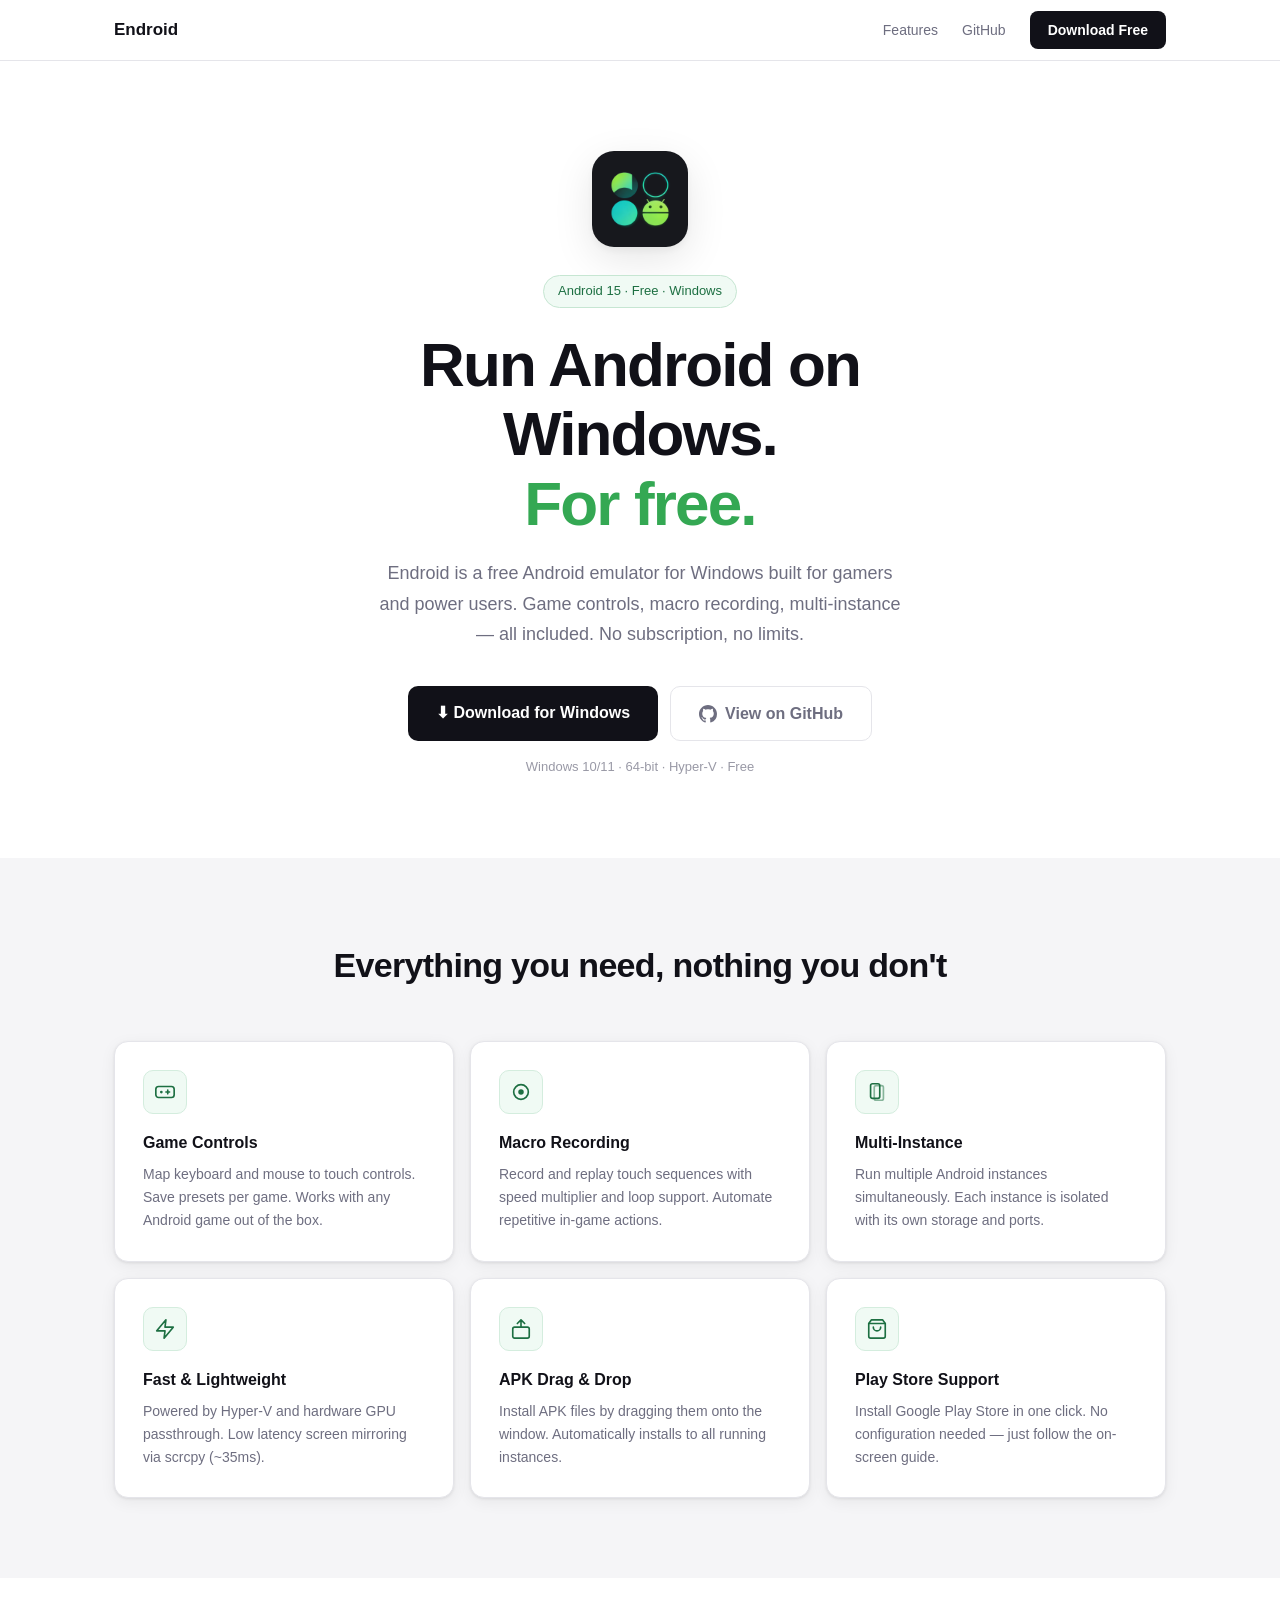
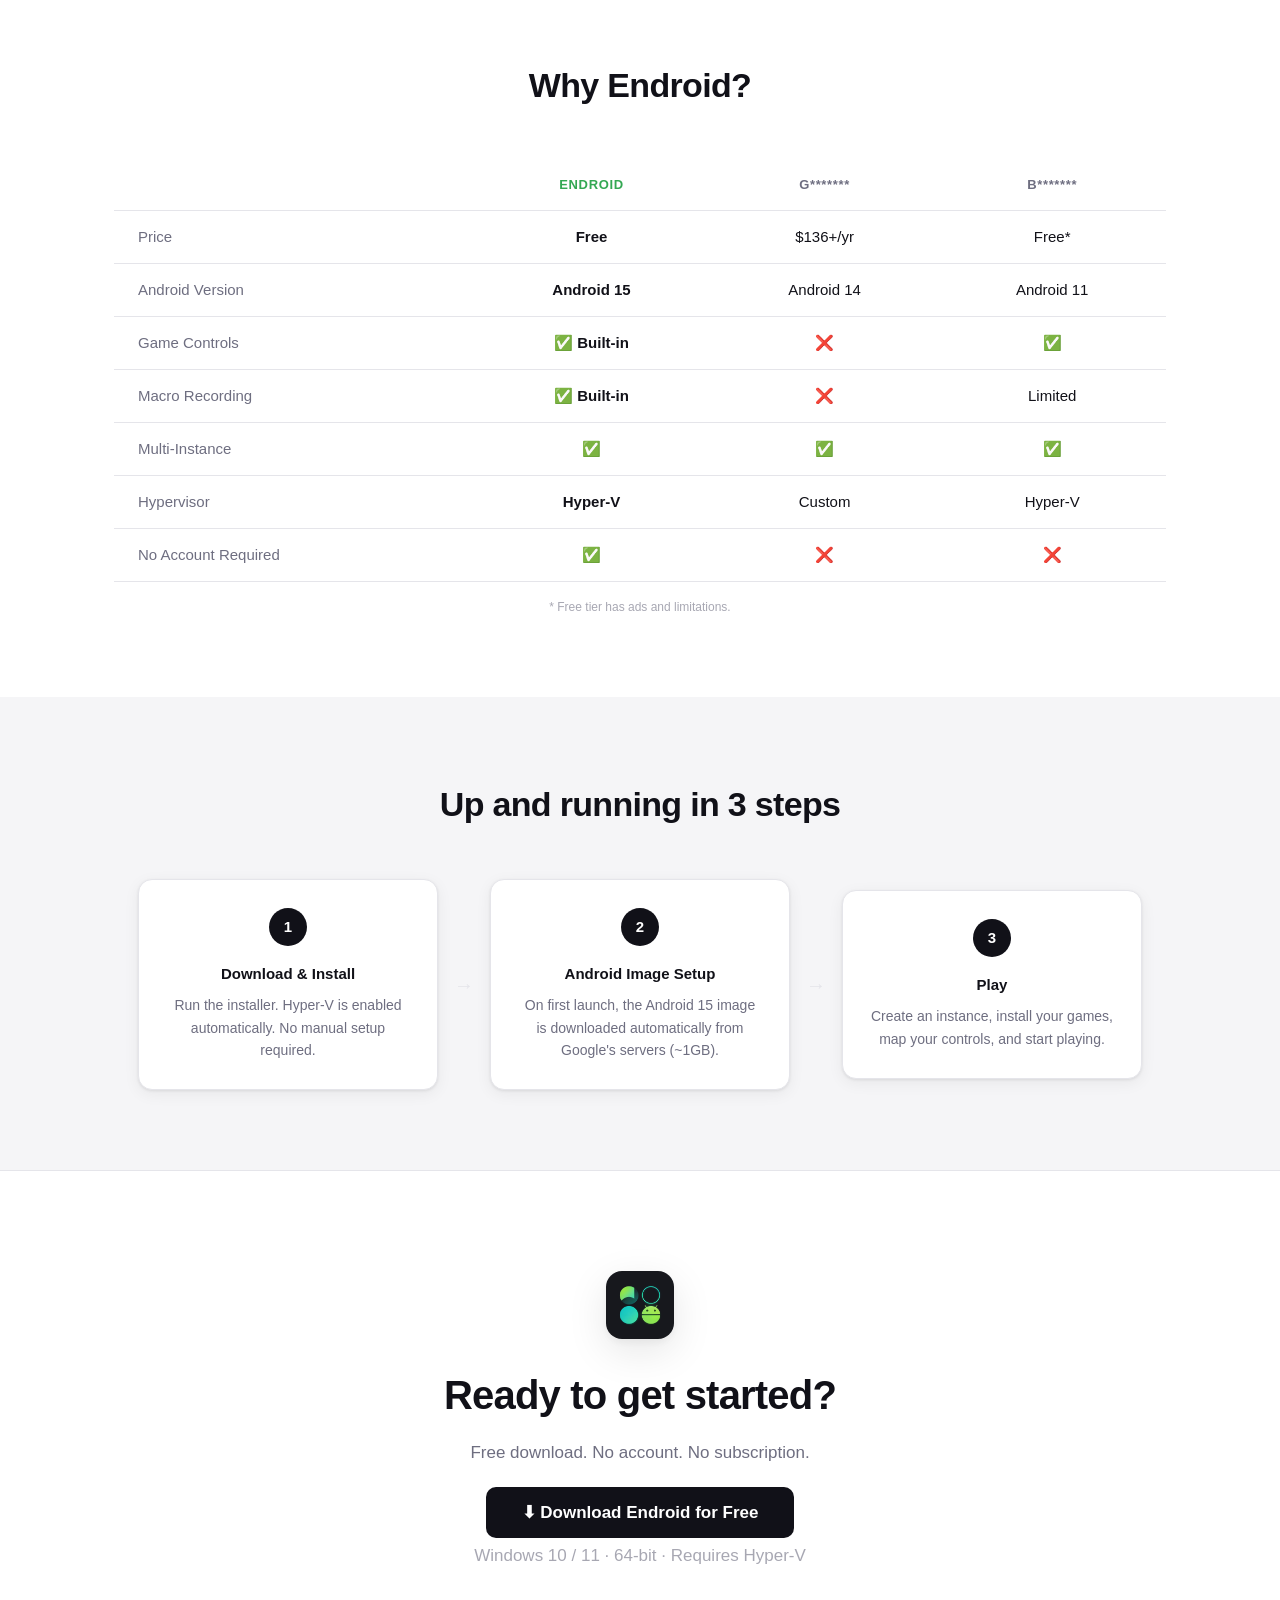
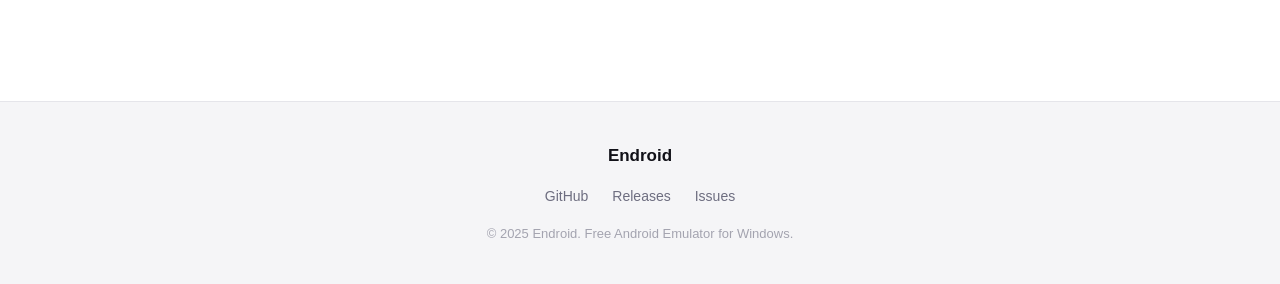
<file: docs/index.html>
<!DOCTYPE html>
<html lang="en">
<head>
  <meta charset="UTF-8" />
  <meta name="viewport" content="width=device-width, initial-scale=1.0" />

  <!-- SEO -->
  <title>Endroid — Free Android Emulator for Windows</title>
  <meta name="description" content="Endroid is a free Android 15 emulator for Windows. Run Android apps and games on your PC with game controls, macro recording, and multi-instance support. No subscription required." />
  <meta name="keywords" content="android emulator windows, free android emulator, android emulator pc, android emulator for windows 11, best android emulator, genymotion alternative, run android on windows, android gaming emulator" />
  <link rel="canonical" href="https://endroid.rundevelrun.com/" />

  <!-- Favicon -->
  <link rel="icon" type="image/png" href="assets/icon.png?v=6" />

  <!-- Open Graph -->
  <meta property="og:type" content="website" />
  <meta property="og:url" content="https://endroid.rundevelrun.com/" />
  <meta property="og:title" content="Endroid — Free Android Emulator for Windows" />
  <meta property="og:description" content="Run Android 15 apps and games on Windows for free. Built-in game controls, macro recording, and multi-instance support." />
  <meta property="og:image" content="https://endroid.rundevelrun.com/assets/icon.png" />

  <!-- Twitter Card -->
  <meta name="twitter:card" content="summary" />
  <meta name="twitter:title" content="Endroid — Free Android Emulator for Windows" />
  <meta name="twitter:description" content="Run Android 15 on your Windows PC for free." />
  <meta name="twitter:image" content="https://endroid.rundevelrun.com/assets/icon.png" />

  <!-- Schema.org SoftwareApplication -->
  <script type="application/ld+json">
  {
    "@context": "https://schema.org",
    "@type": "SoftwareApplication",
    "name": "Endroid",
    "operatingSystem": "Windows",
    "applicationCategory": "UtilitiesApplication",
    "offers": {
      "@type": "Offer",
      "price": "0",
      "priceCurrency": "USD"
    },
    "description": "Free Android 15 emulator for Windows with game controls, macro recording, and multi-instance support.",
    "url": "https://endroid.rundevelrun.com",
    "downloadUrl": "https://github.com/rundevelrun/endroid/releases/latest"
  }
  </script>

  <link rel="stylesheet" href="styles.css?v=2" />
</head>
<body>

  <!-- Nav -->
  <nav class="nav">
    <div class="nav-inner">
      <a class="logo" href="#">
        <span>Endroid</span>
      </a>
      <div class="nav-links">
        <a href="#features">Features</a>
        <a href="https://github.com/rundevelrun/endroid">GitHub</a>
        <a class="btn-download-sm" href="https://github.com/rundevelrun/endroid/releases/latest">
          Download Free
        </a>
      </div>
    </div>
  </nav>

  <!-- Hero -->
  <section class="hero">
    <div class="hero-inner">
      <img src="assets/icon.png?v=6" alt="Endroid" class="hero-icon" />
      <div class="badge">Android 15 · Free · Windows</div>
      <h1 class="hero-title">
        Run Android on Windows.<br />
        <span class="accent">For free.</span>
      </h1>
      <p class="hero-desc">
        Endroid is a free Android emulator for Windows built for gamers and power users.
        Game controls, macro recording, multi-instance — all included.
        No subscription, no limits.
      </p>
      <div class="hero-actions">
        <a class="btn-primary" href="https://github.com/rundevelrun/endroid/releases/latest">
          ⬇ Download for Windows
        </a>
        <a class="btn-secondary" href="https://github.com/rundevelrun/endroid">
          <svg class="gh-icon" viewBox="0 0 16 16" fill="currentColor"><path d="M8 0C3.58 0 0 3.58 0 8c0 3.54 2.29 6.53 5.47 7.59.4.07.55-.17.55-.38 0-.19-.01-.82-.01-1.49-2.01.37-2.53-.49-2.69-.94-.09-.23-.48-.94-.82-1.13-.28-.15-.68-.52-.01-.53.63-.01 1.08.58 1.23.82.72 1.21 1.87.87 2.33.66.07-.52.28-.87.51-1.07-1.78-.2-3.64-.89-3.64-3.95 0-.87.31-1.59.82-2.15-.08-.2-.36-1.02.08-2.12 0 0 .67-.21 2.2.82.64-.18 1.32-.27 2-.27.68 0 1.36.09 2 .27 1.53-1.04 2.2-.82 2.2-.82.44 1.1.16 1.92.08 2.12.51.56.82 1.27.82 2.15 0 3.07-1.87 3.75-3.65 3.95.29.25.54.73.54 1.48 0 1.07-.01 1.93-.01 2.2 0 .21.15.46.55.38A8.013 8.013 0 0016 8c0-4.42-3.58-8-8-8z"/></svg>
          View on GitHub
        </a>
      </div>
      <p class="hero-note">Windows 10/11 · 64-bit · Hyper-V · Free</p>
    </div>
  </section>

  <!-- Features -->
  <section class="features" id="features">
    <div class="section-inner">
      <h2 class="section-title">Everything you need, nothing you don't</h2>
      <div class="features-grid">

        <div class="feature-card">
          <div class="feature-icon">
            <svg viewBox="0 0 24 24" fill="none" stroke="currentColor" stroke-width="1.8" stroke-linecap="round" stroke-linejoin="round"><rect x="2" y="6" width="20" height="12" rx="3"/><circle cx="8" cy="12" r="1.5" fill="currentColor" stroke="none"/><path d="M15 10v4M13 12h4"/></svg>
          </div>
          <h3>Game Controls</h3>
          <p>Map keyboard and mouse to touch controls. Save presets per game. Works with any Android game out of the box.</p>
        </div>

        <div class="feature-card">
          <div class="feature-icon">
            <svg viewBox="0 0 24 24" fill="none" stroke="currentColor" stroke-width="1.8" stroke-linecap="round" stroke-linejoin="round"><circle cx="12" cy="12" r="8"/><circle cx="12" cy="12" r="3" fill="currentColor" stroke="none"/></svg>
          </div>
          <h3>Macro Recording</h3>
          <p>Record and replay touch sequences with speed multiplier and loop support. Automate repetitive in-game actions.</p>
        </div>

        <div class="feature-card">
          <div class="feature-icon">
            <svg viewBox="0 0 24 24" fill="none" stroke="currentColor" stroke-width="1.8" stroke-linecap="round" stroke-linejoin="round"><rect x="5" y="3" width="10" height="16" rx="2"/><rect x="9" y="5" width="10" height="16" rx="2" opacity="0.5"/></svg>
          </div>
          <h3>Multi-Instance</h3>
          <p>Run multiple Android instances simultaneously. Each instance is isolated with its own storage and ports.</p>
        </div>

        <div class="feature-card">
          <div class="feature-icon">
            <svg viewBox="0 0 24 24" fill="none" stroke="currentColor" stroke-width="1.8" stroke-linecap="round" stroke-linejoin="round"><path d="M13 2L3 14h9l-1 8 10-12h-9l1-8z"/></svg>
          </div>
          <h3>Fast & Lightweight</h3>
          <p>Powered by Hyper-V and hardware GPU passthrough. Low latency screen mirroring via scrcpy (~35ms).</p>
        </div>

        <div class="feature-card">
          <div class="feature-icon">
            <svg viewBox="0 0 24 24" fill="none" stroke="currentColor" stroke-width="1.8" stroke-linecap="round" stroke-linejoin="round"><path d="M12 2v8M8 6l4-4 4 4"/><rect x="3" y="10" width="18" height="12" rx="2"/></svg>
          </div>
          <h3>APK Drag & Drop</h3>
          <p>Install APK files by dragging them onto the window. Automatically installs to all running instances.</p>
        </div>

        <div class="feature-card">
          <div class="feature-icon">
            <svg viewBox="0 0 24 24" fill="none" stroke="currentColor" stroke-width="1.8" stroke-linecap="round" stroke-linejoin="round"><path d="M6 2L3 6v14a2 2 0 002 2h14a2 2 0 002-2V6l-3-4z"/><path d="M3 6h18"/><path d="M16 10a4 4 0 01-8 0"/></svg>
          </div>
          <h3>Play Store Support</h3>
          <p>Install Google Play Store in one click. No configuration needed — just follow the on-screen guide.</p>
        </div>

      </div>
    </div>
  </section>

  <!-- vs Competitors -->
  <section class="compare">
    <div class="section-inner">
      <h2 class="section-title">Why Endroid?</h2>
      <div class="compare-table-wrap">
        <table class="compare-table">
          <thead>
            <tr>
              <th></th>
              <th class="highlight">Endroid</th>
              <th><span class="masked">G*******</span></th>
              <th><span class="masked">B*******</span></th>
            </tr>
          </thead>
          <tbody>
            <tr><td>Price</td><td class="highlight">Free</td><td>$136+/yr</td><td>Free*</td></tr>
            <tr><td>Android Version</td><td class="highlight">Android 15</td><td>Android 14</td><td>Android 11</td></tr>
            <tr><td>Game Controls</td><td class="highlight">✅ Built-in</td><td>❌</td><td>✅</td></tr>
            <tr><td>Macro Recording</td><td class="highlight">✅ Built-in</td><td>❌</td><td>Limited</td></tr>
            <tr><td>Multi-Instance</td><td class="highlight">✅</td><td>✅</td><td>✅</td></tr>
            <tr><td>Hypervisor</td><td class="highlight">Hyper-V</td><td>Custom</td><td>Hyper-V</td></tr>
            <tr><td>No Account Required</td><td class="highlight">✅</td><td>❌</td><td>❌</td></tr>
          </tbody>
        </table>
      </div>
      <p class="compare-note">* Free tier has ads and limitations.</p>
    </div>
  </section>

  <!-- How it works -->
  <section class="howto">
    <div class="section-inner">
      <h2 class="section-title">Up and running in 3 steps</h2>
      <div class="steps">
        <div class="step">
          <div class="step-num">1</div>
          <h3>Download & Install</h3>
          <p>Run the installer. Hyper-V is enabled automatically. No manual setup required.</p>
        </div>
        <div class="step-arrow">→</div>
        <div class="step">
          <div class="step-num">2</div>
          <h3>Android Image Setup</h3>
          <p>On first launch, the Android 15 image is downloaded automatically from Google's servers (~1GB).</p>
        </div>
        <div class="step-arrow">→</div>
        <div class="step">
          <div class="step-num">3</div>
          <h3>Play</h3>
          <p>Create an instance, install your games, map your controls, and start playing.</p>
        </div>
      </div>
    </div>
  </section>

  <!-- Download CTA -->
  <section class="cta">
    <div class="section-inner">
      <img src="assets/icon.png?v=6" alt="Endroid" class="cta-icon" />
      <h2>Ready to get started?</h2>
      <p>Free download. No account. No subscription.</p>
      <a class="btn-primary btn-large" href="https://github.com/rundevelrun/endroid/releases/latest">
        ⬇ Download Endroid for Free
      </a>
      <p class="cta-note">Windows 10 / 11 · 64-bit · Requires Hyper-V</p>
    </div>
  </section>

  <!-- Footer -->
  <footer class="footer">
    <div class="footer-inner">
      <a class="logo" href="#">
        <span>Endroid</span>
      </a>
      <div class="footer-links">
        <a href="https://github.com/rundevelrun/endroid">GitHub</a>
        <a href="https://github.com/rundevelrun/endroid/releases">Releases</a>
        <a href="https://github.com/rundevelrun/endroid/issues">Issues</a>
      </div>
      <p class="footer-copy">© 2025 Endroid. Free Android Emulator for Windows.</p>
    </div>
  </footer>

</body>
</html>
</file>
<file: docs/styles.css>
/* ── Reset & Base ─────────────────────────────────────────────── */
*, *::before, *::after { box-sizing: border-box; margin: 0; padding: 0; }

:root {
  --bg:        #ffffff;
  --bg2:       #f5f5f7;
  --bg3:       #ffffff;
  --border:    #e5e5ea;
  --accent:    #1d6f42;
  --accent2:   #34a853;
  --text:      #111118;
  --text2:     #6e6e80;
  --radius:    14px;
  --max-w:     1100px;
  --shadow:    0 1px 3px rgba(0,0,0,0.08), 0 4px 16px rgba(0,0,0,0.06);
  --shadow-lg: 0 4px 6px rgba(0,0,0,0.04), 0 12px 40px rgba(0,0,0,0.10);
}

html { scroll-behavior: smooth; }

body {
  font-family: -apple-system, BlinkMacSystemFont, 'Segoe UI', sans-serif;
  background: var(--bg);
  color: var(--text);
  line-height: 1.6;
  -webkit-font-smoothing: antialiased;
}

a { color: inherit; text-decoration: none; }

/* ── Nav ──────────────────────────────────────────────────────── */
.nav {
  position: sticky;
  top: 0;
  z-index: 100;
  background: rgba(255,255,255,0.85);
  backdrop-filter: blur(16px);
  border-bottom: 1px solid var(--border);
}
.nav-inner {
  max-width: var(--max-w);
  margin: 0 auto;
  padding: 0 24px;
  height: 60px;
  display: flex;
  align-items: center;
  justify-content: space-between;
}
.logo {
  display: flex;
  align-items: center;
  gap: 10px;
  font-size: 17px;
  font-weight: 800;
  color: var(--text);
  -webkit-text-fill-color: initial;
  background: none;
}
.logo-icon {
  width: 30px;
  height: 30px;
  border-radius: 7px;
  flex-shrink: 0;
  box-shadow: 0 1px 4px rgba(0,0,0,0.15);
}
.nav-links {
  display: flex;
  align-items: center;
  gap: 24px;
}
.nav-links > a:not(.btn-download-sm) {
  font-size: 14px;
  color: var(--text2);
  transition: color 0.15s;
}
.nav-links > a:not(.btn-download-sm):hover { color: var(--text); }

.btn-download-sm {
  padding: 8px 18px;
  background: var(--text);
  color: #fff;
  border-radius: 8px;
  font-size: 14px;
  font-weight: 600;
  transition: opacity 0.15s;
}
.btn-download-sm:hover { opacity: 0.8; }

/* ── Hero ─────────────────────────────────────────────────────── */
.hero {
  padding: 90px 24px 80px;
  text-align: center;
  background: var(--bg);
}
.hero-inner { max-width: 720px; margin: 0 auto; }

.hero-icon {
  display: block;
  width: 96px;
  height: 96px;
  border-radius: 22px;
  margin: 0 auto 28px;
  box-shadow: var(--shadow-lg);
}

.badge {
  display: inline-block;
  padding: 5px 14px;
  background: #f0faf4;
  border: 1px solid #c6e6d2;
  border-radius: 999px;
  font-size: 13px;
  color: var(--accent);
  font-weight: 500;
  margin-bottom: 22px;
}

.hero-title {
  font-size: clamp(36px, 6vw, 62px);
  font-weight: 800;
  line-height: 1.12;
  letter-spacing: -0.03em;
  margin-bottom: 20px;
  color: var(--text);
}
.accent {
  color: var(--accent2);
  background: none;
  -webkit-text-fill-color: initial;
  -webkit-background-clip: unset;
  background-clip: unset;
}

.hero-desc {
  font-size: 18px;
  color: var(--text2);
  max-width: 540px;
  margin: 0 auto 36px;
  line-height: 1.7;
}

.hero-actions {
  display: flex;
  gap: 12px;
  justify-content: center;
  flex-wrap: wrap;
  margin-bottom: 16px;
}

.btn-primary {
  padding: 14px 28px;
  background: var(--text);
  color: #fff;
  border-radius: 10px;
  font-size: 16px;
  font-weight: 700;
  transition: opacity 0.15s, transform 0.15s;
}
.btn-primary:hover { opacity: 0.85; transform: translateY(-1px); }
.btn-primary.btn-large { padding: 16px 36px; font-size: 17px; }

.btn-secondary {
  display: flex;
  align-items: center;
  gap: 8px;
  padding: 14px 28px;
  background: transparent;
  border: 1px solid var(--border);
  color: var(--text2);
  border-radius: 10px;
  font-size: 16px;
  font-weight: 600;
  transition: border-color 0.15s, color 0.15s, background 0.15s;
}
.btn-secondary:hover { border-color: #c0c0cc; color: var(--text); background: var(--bg2); }
.gh-icon { width: 18px; height: 18px; flex-shrink: 0; }

.hero-note { font-size: 13px; color: var(--text2); opacity: 0.7; }

/* ── Sections ─────────────────────────────────────────────────── */
.section-inner {
  max-width: var(--max-w);
  margin: 0 auto;
  padding: 0 24px;
}
.section-title {
  font-size: clamp(22px, 3vw, 34px);
  font-weight: 700;
  text-align: center;
  margin-bottom: 48px;
  letter-spacing: -0.02em;
}

/* ── Features ─────────────────────────────────────────────────── */
.features { padding: 80px 0; background: var(--bg2); }
.features-grid {
  display: grid;
  grid-template-columns: repeat(auto-fit, minmax(300px, 1fr));
  gap: 16px;
}
.feature-card {
  background: var(--bg3);
  border: 1px solid var(--border);
  border-radius: var(--radius);
  padding: 28px;
  transition: box-shadow 0.2s, transform 0.2s;
  box-shadow: var(--shadow);
}
.feature-card:hover {
  box-shadow: var(--shadow-lg);
  transform: translateY(-2px);
}
.feature-icon {
  width: 44px;
  height: 44px;
  margin-bottom: 16px;
  padding: 10px;
  background: #f0faf4;
  border: 1px solid #d4edde;
  border-radius: 10px;
  color: var(--accent);
}
.feature-icon svg { width: 100%; height: 100%; display: block; }
.feature-card h3 { font-size: 16px; font-weight: 700; margin-bottom: 8px; color: var(--text); }
.feature-card p { font-size: 14px; color: var(--text2); line-height: 1.65; }

/* ── Compare ──────────────────────────────────────────────────── */
.compare { padding: 80px 0; background: var(--bg); }
.compare-table-wrap { overflow-x: auto; }
.compare-table {
  width: 100%;
  border-collapse: collapse;
  font-size: 15px;
}
.compare-table th,
.compare-table td {
  padding: 14px 24px;
  text-align: center;
  border-bottom: 1px solid var(--border);
}
.compare-table th:first-child,
.compare-table td:first-child { text-align: left; color: var(--text2); }
.compare-table thead th {
  font-weight: 600;
  color: var(--text2);
  font-size: 13px;
  text-transform: uppercase;
  letter-spacing: 0.05em;
  vertical-align: middle;
}
.compare-table th.highlight { color: var(--accent2); }
.masked { color: var(--text2); letter-spacing: 0.05em; font-size: 13px; }
.table-icon {
  width: 20px;
  height: 20px;
  border-radius: 5px;
  vertical-align: middle;
  margin-right: 6px;
  margin-bottom: 2px;
  box-shadow: 0 1px 3px rgba(0,0,0,0.15);
}
.compare-table td.highlight { color: var(--text); font-weight: 600; }
.compare-table tbody tr:hover { background: var(--bg2); }
.compare-note { font-size: 12px; color: var(--text2); margin-top: 16px; text-align: center; opacity: 0.6; }

/* ── How To ───────────────────────────────────────────────────── */
.howto { padding: 80px 0; background: var(--bg2); }
.steps {
  display: flex;
  align-items: center;
  justify-content: center;
  gap: 16px;
  flex-wrap: wrap;
}
.step {
  flex: 1;
  min-width: 220px;
  max-width: 300px;
  background: var(--bg3);
  border: 1px solid var(--border);
  border-radius: var(--radius);
  padding: 28px;
  text-align: center;
  box-shadow: var(--shadow);
}
.step-num {
  width: 38px;
  height: 38px;
  background: var(--text);
  border-radius: 50%;
  display: flex;
  align-items: center;
  justify-content: center;
  font-weight: 800;
  font-size: 15px;
  color: #fff;
  margin: 0 auto 16px;
}
.step h3 { font-size: 15px; font-weight: 700; margin-bottom: 8px; }
.step p { font-size: 14px; color: var(--text2); line-height: 1.6; }
.step-arrow { font-size: 20px; color: var(--border); flex-shrink: 0; }

/* ── CTA ──────────────────────────────────────────────────────── */
.cta {
  padding: 100px 0;
  text-align: center;
  background: var(--bg);
  border-top: 1px solid var(--border);
}
.cta-icon {
  display: block;
  width: 68px;
  height: 68px;
  border-radius: 16px;
  margin: 0 auto 24px;
  box-shadow: var(--shadow-lg);
}
.cta h2 { font-size: clamp(26px, 4vw, 40px); font-weight: 800; margin-bottom: 12px; letter-spacing: -0.02em; }
.cta p { font-size: 17px; color: var(--text2); margin-bottom: 32px; }
.cta-note { font-size: 13px; color: var(--text2); margin-top: 16px; opacity: 0.6; }

/* ── Footer ───────────────────────────────────────────────────── */
.footer { border-top: 1px solid var(--border); padding: 40px 24px; background: var(--bg2); }
.footer-inner {
  max-width: var(--max-w);
  margin: 0 auto;
  display: flex;
  flex-direction: column;
  align-items: center;
  gap: 16px;
  text-align: center;
}
.footer .logo-icon { width: 22px; height: 22px; border-radius: 5px; box-shadow: 0 1px 3px rgba(0,0,0,0.12); }
.footer-links { display: flex; gap: 24px; }
.footer-links a { font-size: 14px; color: var(--text2); transition: color 0.15s; }
.footer-links a:hover { color: var(--text); }
.footer-copy { font-size: 13px; color: var(--text2); opacity: 0.6; }

/* ── Responsive ───────────────────────────────────────────────── */
@media (max-width: 600px) {
  .step-arrow { display: none; }
  .hero-actions { flex-direction: column; align-items: center; }
  .btn-primary, .btn-secondary { width: 100%; max-width: 300px; justify-content: center; }
  .nav-links > a:not(.btn-download-sm) { display: none; }
}
</file>
